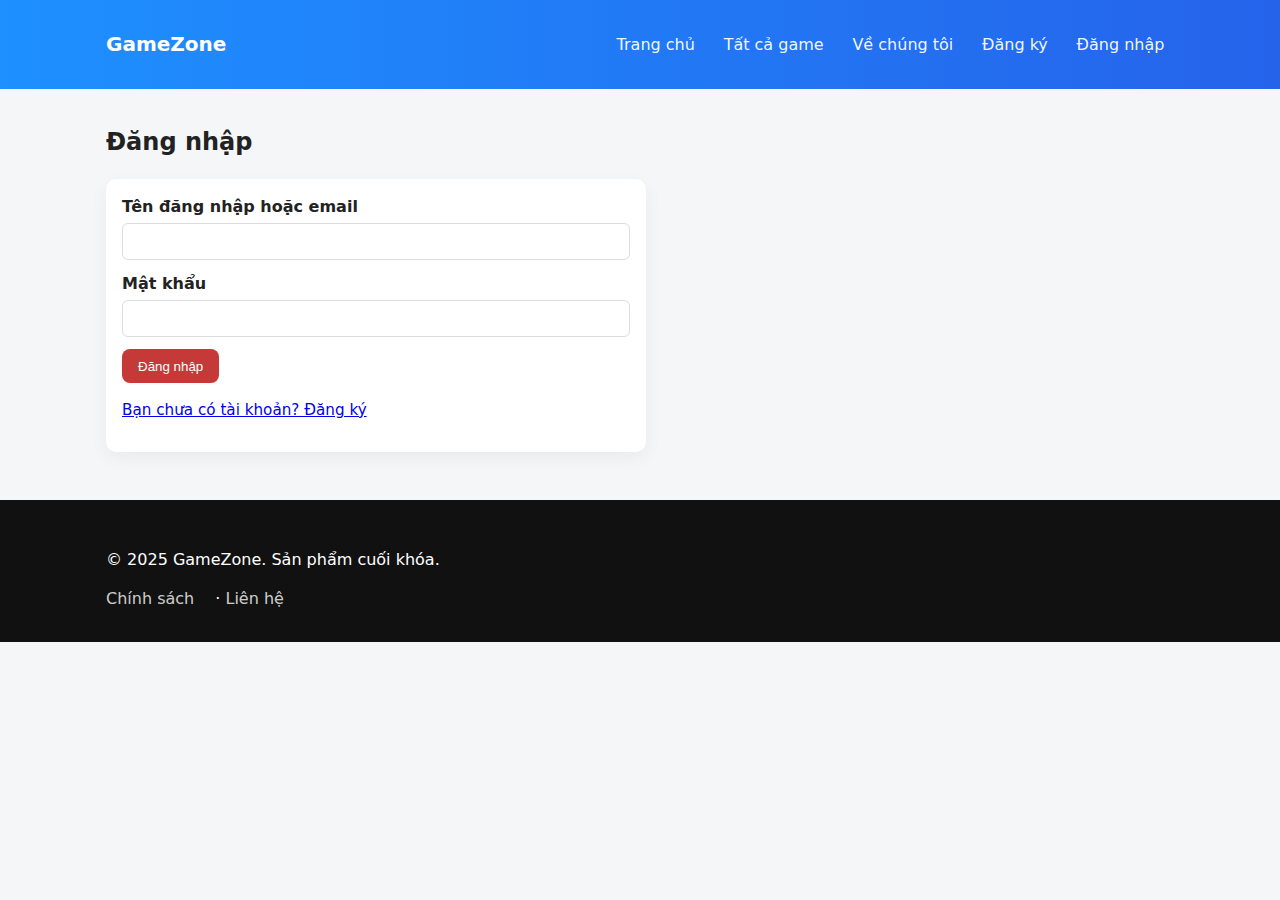
<file: index.html>
<!DOCTYPE html>
<html lang="vi">
<head>
    <meta charset="UTF-8">
    <meta name="viewport" content="width=device-width, initial-scale=1.0">
    <title>Đăng Nhập</title>
    <link rel="stylesheet" href="style.css">
</head>
<body>
<header class="site-header">
  <div class="container">
    <h1 class="logo">GameZone</h1>
    <nav class="main-nav">
      <a href="mainpage.html">Trang chủ</a>
      <a href="games.html">Tất cả game</a>
      <a href="about.html">Về chúng tôi</a>
      <a href="register.html">Đăng ký</a>
      <a href="index.html">Đăng nhập</a>
    </nav>
  </div>
</header>
<main class="container form-page">
    <h2>Đăng nhập</h2>
    <form action="#" method="post" class="form-card">
        <label>Tên đăng nhập hoặc email<input type="text" name="user" required></label>
        <label>Mật khẩu<input type="password" name="password" required></label>
        <button class="btn" type="submit">Đăng nhập</button>
        <p class="muted">
            <a href="register.html">Bạn chưa có tài khoản? Đăng ký</a>
        </p>
    </form>
</main>
<footer class="site-footer">
  <div class="container">
    <p>© 2025 GameZone. Sản phẩm cuối khóa. </p>
    <nav class="footer-nav"><a href="privacy.html">Chính sách</a> · <a href="contact.html">Liên hệ</a></nav>
  </div>
</footer>

</body>
</html>
</file>
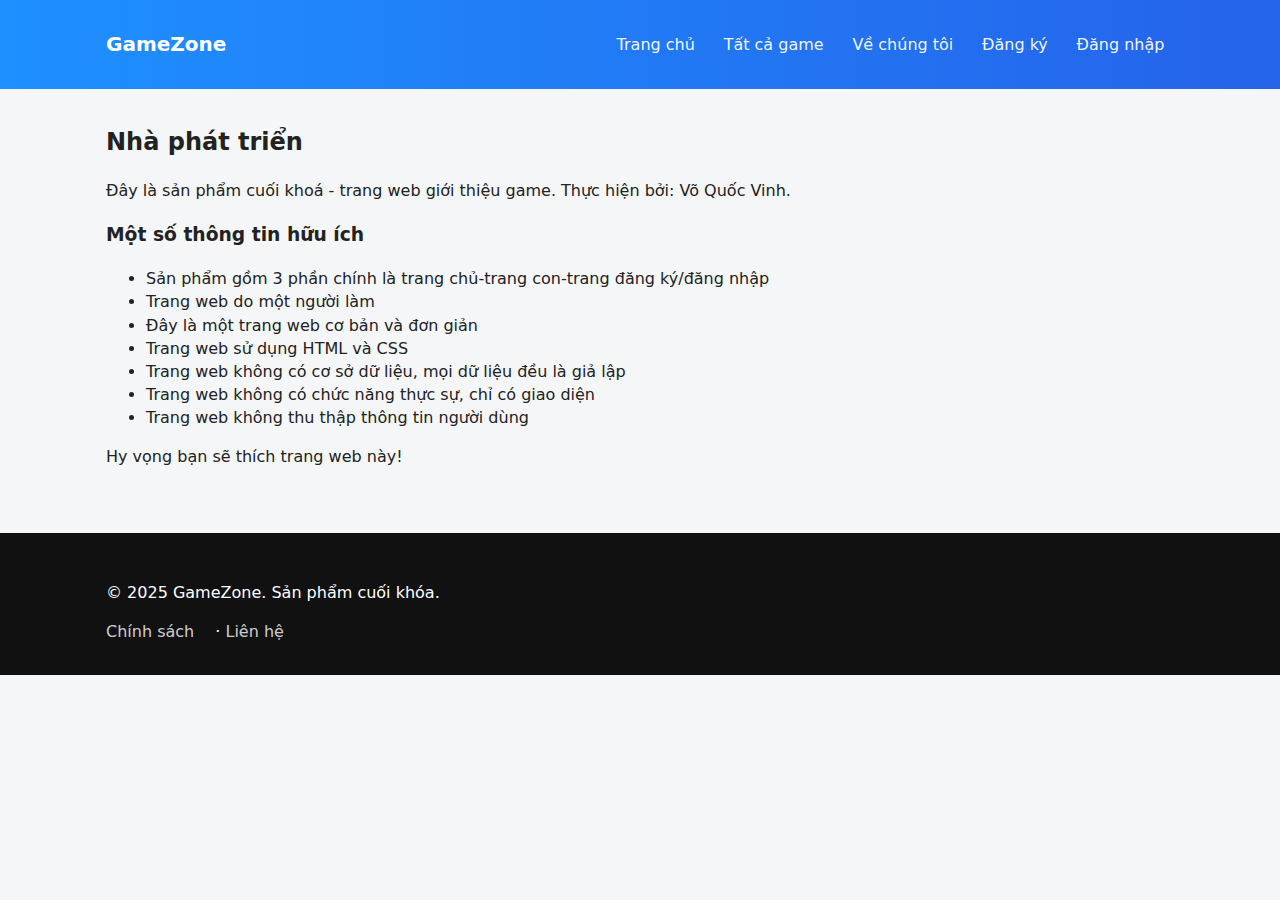
<file: about.html>
<!DOCTYPE html>
<html lang="vi">
<head>
    <meta charset="UTF-8">
    <meta name="viewport" content="width=device-width, initial-scale=1.0">
    <title>Về Chúng Tôi</title>
    <link rel="stylesheet" href="style.css">
</head>
<body>
<header class="site-header">
  <div class="container">
    <h1 class="logo">GameZone</h1>
    <nav class="main-nav">
      <a href="mainpage.html">Trang chủ</a>
      <a href="games.html">Tất cả game</a>
      <a href="about.html">Về chúng tôi</a>
      <a href="register.html">Đăng ký</a>
      <a href="index.html">Đăng nhập</a>
    </nav>
  </div>
</header>
<main class="container">
  <h2>Nhà phát triển</h2>
  <p>Đây là sản phẩm cuối khoá - trang web giới thiệu game. Thực hiện bởi: Võ Quốc Vinh.</p>
  <h3>Một số thông tin hữu ích</h3>
  <ul>
    <li>Sản phẩm gồm 3 phần chính là trang chủ-trang con-trang đăng ký/đăng nhập</li>
    <li>Trang web do một người làm</li>
    <li>Đây là một trang web cơ bản và đơn giản</li>
    <li>Trang web sử dụng HTML và CSS</li>
    <li>Trang web không có cơ sở dữ liệu, mọi dữ liệu đều là giả lập</li>
    <li>Trang web không có chức năng thực sự, chỉ có giao diện</li>
    <li>Trang web không thu thập thông tin người dùng</li>
  </ul>
  <p>Hy vọng bạn sẽ thích trang web này!</p>
</main>
<footer class="site-footer">
  <div class="container">
    <p>© 2025 GameZone. Sản phẩm cuối khóa. </p>
    <nav class="footer-nav">
      <a href="privacy.html">Chính sách</a> · <a href="contact.html">Liên hệ</a>
    </nav>
  </div>
</footer>
</body>
</html>
</file>
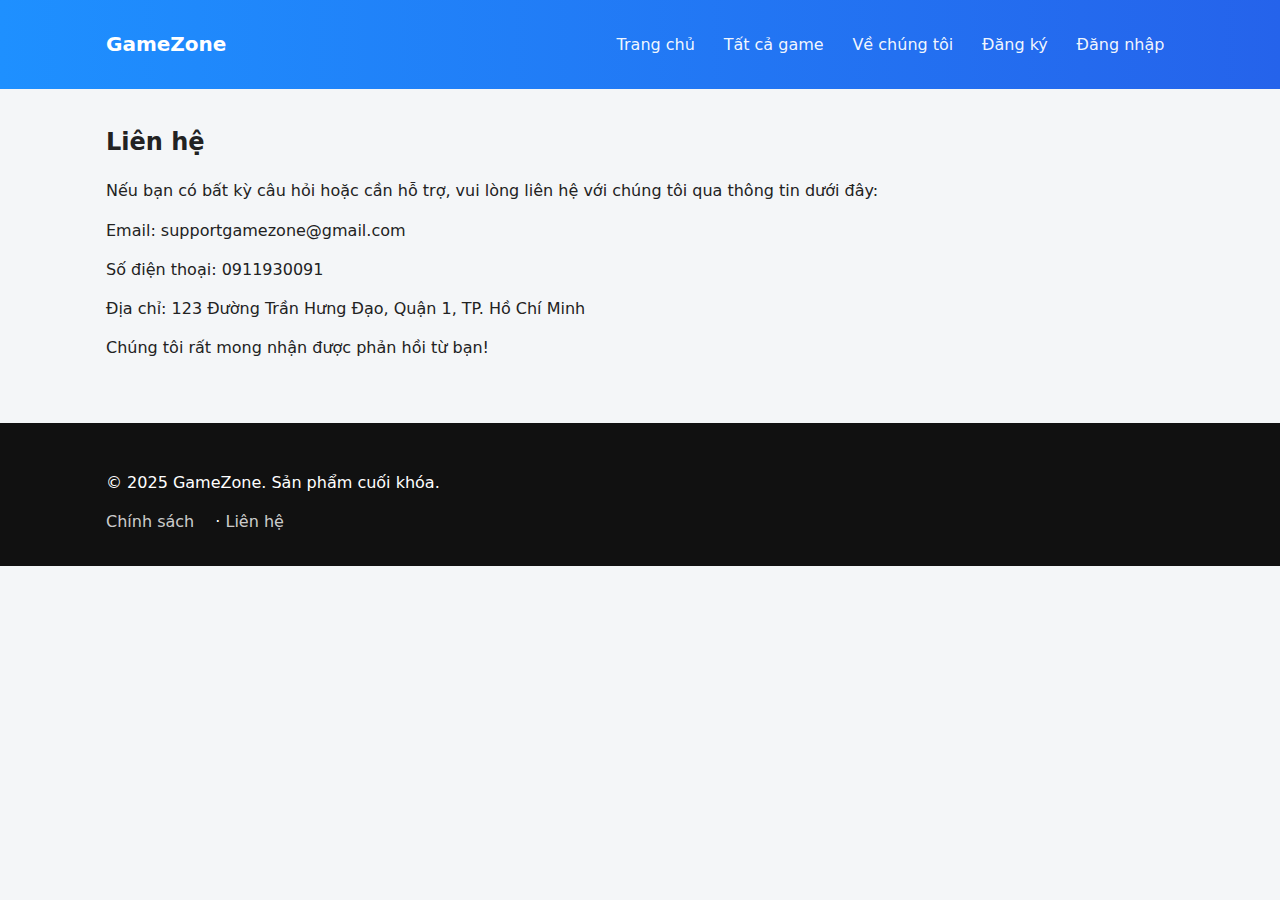
<file: contact.html>
<!DOCTYPE html>
<html lang="vi">
<head>
    <meta charset="UTF-8">
    <meta name="viewport" content="width=device-width, initial-scale=1.0">
    <title>Liên Hệ</title>
    <link rel="stylesheet" href="style.css">
</head>
<body>
<header class="site-header">
  <div class="container">
    <h1 class="logo">GameZone</h1>
    <nav class="main-nav">
      <a href="mainpage.html">Trang chủ</a>
      <a href="games.html">Tất cả game</a>
      <a href="about.html">Về chúng tôi</a>
      <a href="register.html">Đăng ký</a>
      <a href="index.html">Đăng nhập</a>
    </nav>
  </div>
</header>
<main class="container">
    <h2>Liên hệ</h2>
    <p>Nếu bạn có bất kỳ câu hỏi hoặc cần hỗ trợ, vui lòng liên hệ với chúng tôi qua thông tin dưới đây:</p>
    <p>Email: supportgamezone@gmail.com</p>
    <p>Số điện thoại: 0911930091</p>
    <p>Địa chỉ: 123 Đường Trần Hưng Đạo, Quận 1, TP. Hồ Chí Minh</p>
    <p>Chúng tôi rất mong nhận được phản hồi từ bạn!</p>
</main>
<footer class="site-footer">
  <div class="container">
    <p>© 2025 GameZone. Sản phẩm cuối khóa. </p>
    <nav class="footer-nav">
        <a href="privacy.html">Chính sách</a> · <a href="contact.html">Liên hệ</a>
    </nav>
  </div>
</footer>
</body>
</html>
</file>
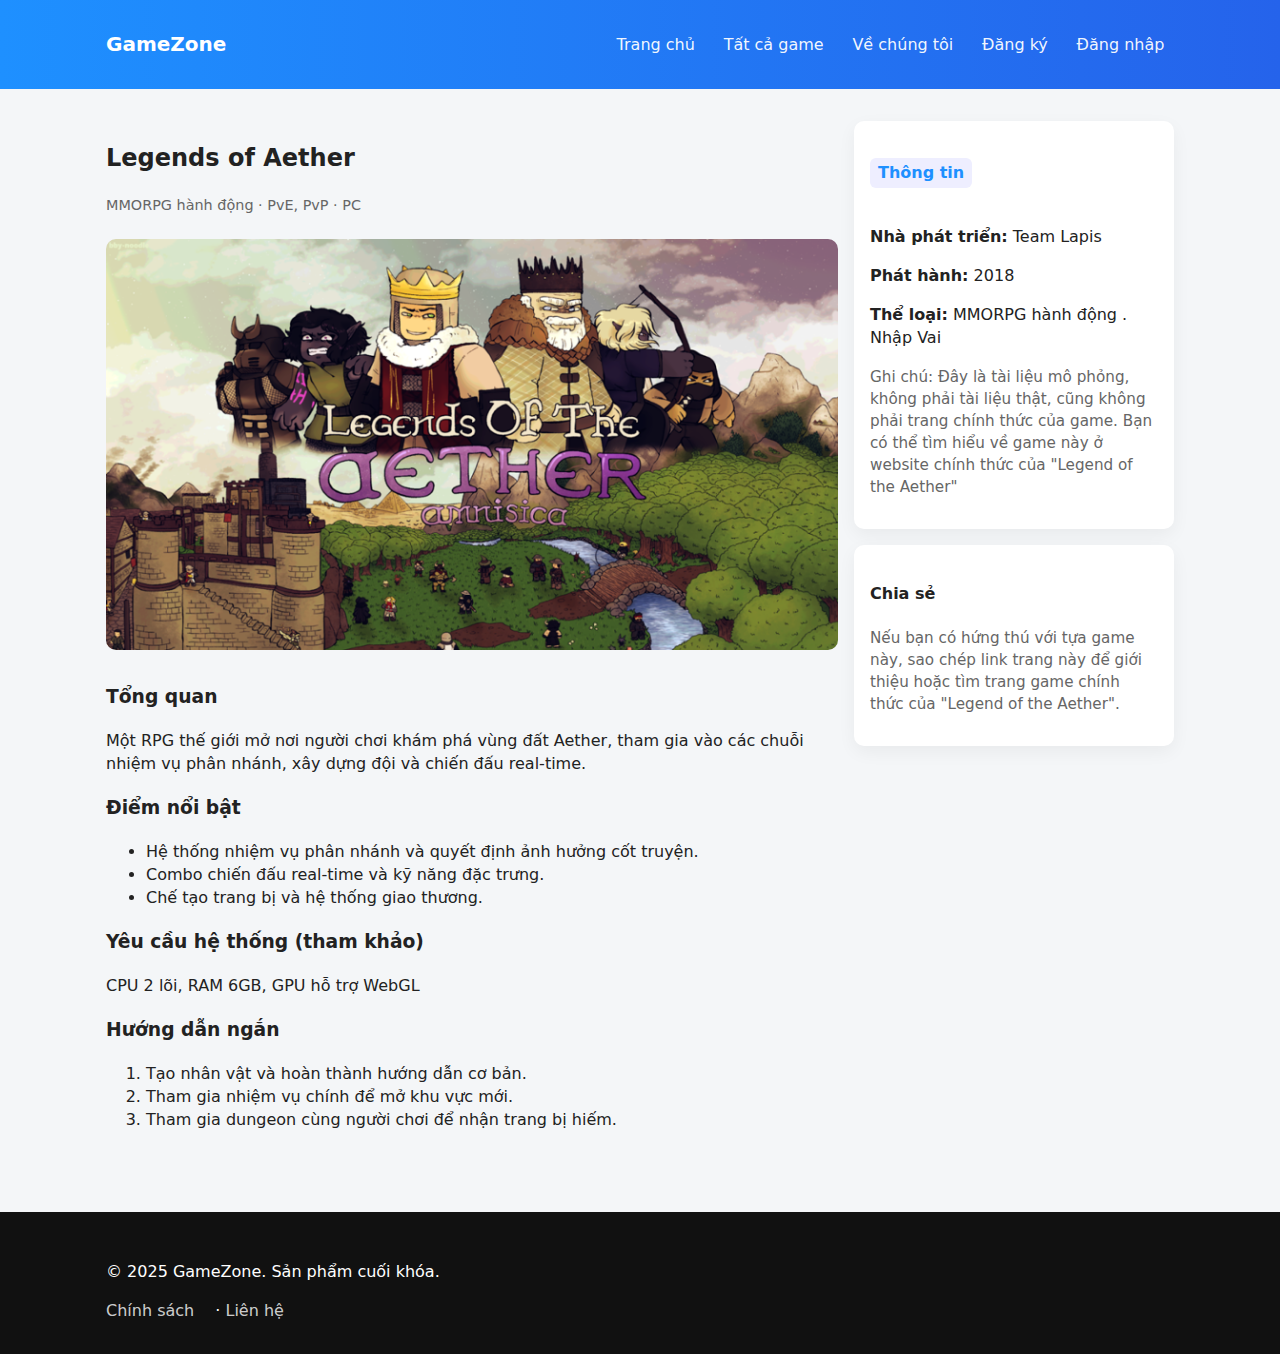
<file: game1.html>
<!DOCTYPE html>
<html lang="vi">
<head>
    <meta charset="UTF-8">
    <meta name="viewport" content="width=device-width, initial-scale=1.0">
    <title>Legend of Aether</title>
    <link rel="stylesheet" href="style.css">
</head>
<body>
<header class="site-header">
  <div class="container">
    <h1 class="logo">GameZone</h1>
    <nav class="main-nav">
      <a href="mainpage.html">Trang chủ</a>
      <a href="games.html">Tất cả game</a>
      <a href="about.html">Về chúng tôi</a>
      <a href="register.html">Đăng ký</a>
      <a href="index.html">Đăng nhập</a>
    </nav>
  </div>
</header>

<main class="container">
  <section class="section details">
    <article>
      <h2>Legends of Aether</h2>
      <p class="meta">MMORPG hành động · PvE, PvP · PC</p>
      <img src="assets/images/game-1.png" alt="Legends of Aether" style="width:100%;border-radius:10px;margin:0.5rem 0;max-height:420px;object-fit:cover">
      <h3>Tổng quan</h3>
      <p>Một RPG thế giới mở nơi người chơi khám phá vùng đất Aether, tham gia vào các chuỗi nhiệm vụ phân nhánh, xây dựng đội và chiến đấu real-time.</p>

      <h3>Điểm nổi bật</h3>
      <ul>
        <li>Hệ thống nhiệm vụ phân nhánh và quyết định ảnh hưởng cốt truyện.</li><li>Combo chiến đấu real-time và kỹ năng đặc trưng.</li><li>Chế tạo trang bị và hệ thống giao thương.</li>
      </ul>

      <h3>Yêu cầu hệ thống (tham khảo)</h3>
      <p>CPU 2 lõi, RAM 6GB, GPU hỗ trợ WebGL</p>

      <h3>Hướng dẫn ngắn</h3>
      <ol>
        <li>Tạo nhân vật và hoàn thành hướng dẫn cơ bản.</li><li>Tham gia nhiệm vụ chính để mở khu vực mới.</li><li>Tham gia dungeon cùng người chơi để nhận trang bị hiếm.</li>
      </ol>
    </article>

    <aside>
      <div class="form-card">
        <h4 class="badge">Thông tin</h4>
        <p><strong>Nhà phát triển:</strong> Team Lapis</p>
        <p><strong>Phát hành:</strong> 2018</p>
        <p><strong>Thể loại:</strong> MMORPG hành động . Nhập Vai</p>
        <p class="muted">Ghi chú: Đây là tài liệu mô phỏng, không phải tài liệu thật, cũng không phải trang chính thức của game. Bạn có thể tìm hiểu về game này ở website chính thức của "Legend of the Aether"</p>
      </div>
      <div style="height:1rem"></div>
      <div class="form-card">
        <h4>Chia sẻ</h4>
        <p class="muted">Nếu bạn có hứng thú với tựa game này, sao chép link trang này để giới thiệu hoặc tìm trang game chính thức của "Legend of the Aether".</p>
      </div>
    </aside>
  </section>
</main>
<footer class="site-footer">
  <div class="container">
    <p>© 2025 GameZone. Sản phẩm cuối khóa. </p>
    <nav class="footer-nav"><a href="privacy.html">Chính sách</a> · <a href="contact.html">Liên hệ</a></nav>
  </div>
</footer>
</body>
</html>
</file>
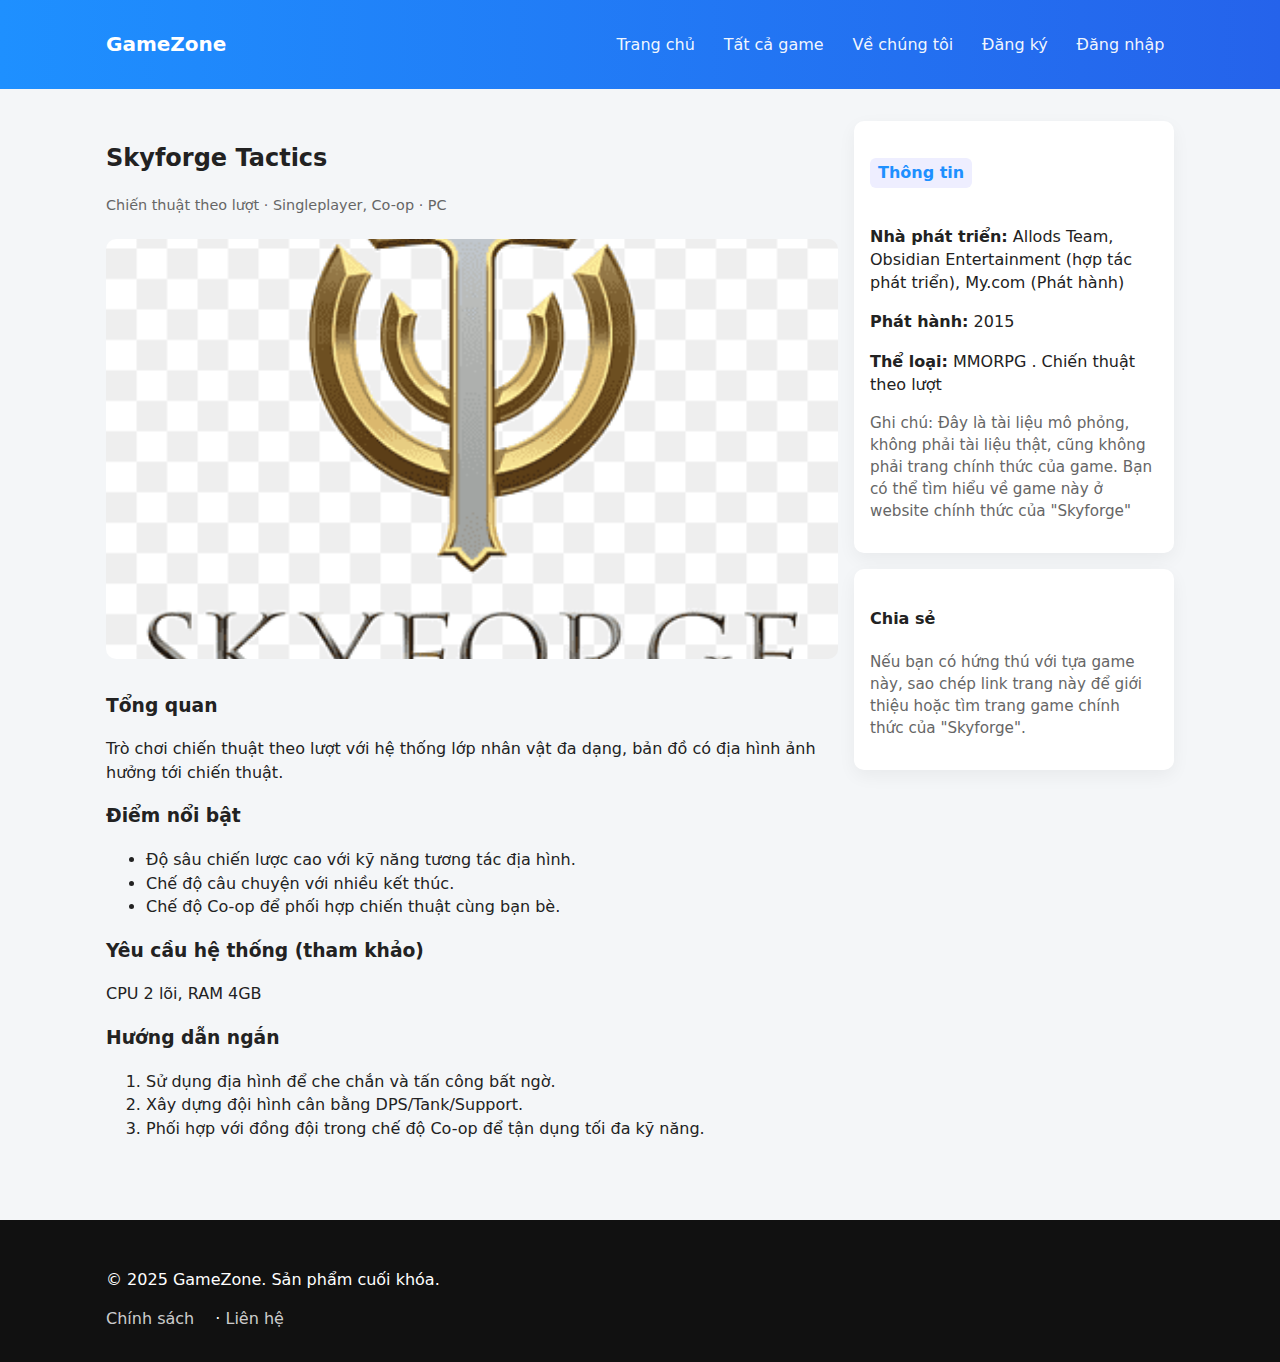
<file: game2.html>
<!DOCTYPE html>
<html lang="vi">
<head>
    <meta charset="UTF-8">
    <meta name="viewport" content="width=device-width, initial-scale=1.0">
    <title>Skyforge Tactics</title>
    <link rel="stylesheet" href="style.css">
</head>
<body>
<header class="site-header">
  <div class="container">
    <h1 class="logo">GameZone</h1>
    <nav class="main-nav">
      <a href="mainpage.html">Trang chủ</a>
      <a href="games.html">Tất cả game</a>
      <a href="about.html">Về chúng tôi</a>
      <a href="register.html">Đăng ký</a>
      <a href="index.html">Đăng nhập</a>
    </nav>
  </div>
</header>

<main class="container">
  <section class="section details">
    <article>
      <h2>Skyforge Tactics</h2>
      <p class="meta">Chiến thuật theo lượt · Singleplayer, Co-op · PC</p>
      <img src="assets/images/game-2.png" alt="Skyforge Tactics" style="width:100%;border-radius:10px;margin:0.5rem 0;max-height:420px;object-fit:cover">
      <h3>Tổng quan</h3>
      <p>Trò chơi chiến thuật theo lượt với hệ thống lớp nhân vật đa dạng, bản đồ có địa hình ảnh hưởng tới chiến thuật.</p>

      <h3>Điểm nổi bật</h3>
      <ul>
        <li>Độ sâu chiến lược cao với kỹ năng tương tác địa hình.</li>
        <li>Chế độ câu chuyện với nhiều kết thúc.</li>
        <li>Chế độ Co-op để phối hợp chiến thuật cùng bạn bè.</li>
      </ul>

      <h3>Yêu cầu hệ thống (tham khảo)</h3>
      <p>CPU 2 lõi, RAM 4GB</p>

      <h3>Hướng dẫn ngắn</h3>
      <ol>
        <li>Sử dụng địa hình để che chắn và tấn công bất ngờ.</li>
        <li>Xây dựng đội hình cân bằng DPS/Tank/Support.</li>
        <li>Phối hợp với đồng đội trong chế độ Co-op để tận dụng tối đa kỹ năng.</li>
      </ol>
    </article>

    <aside>
      <div class="form-card">
        <h4 class="badge">Thông tin</h4>
        <p><strong>Nhà phát triển:</strong> Allods Team, Obsidian Entertainment (hợp tác phát triển), My.com (Phát hành)</p>
        <p><strong>Phát hành:</strong> 2015</p>
        <p><strong>Thể loại:</strong> MMORPG . Chiến thuật theo lượt</p>
        <p class="muted">Ghi chú: Đây là tài liệu mô phỏng, không phải tài liệu thật, cũng không phải trang chính thức của game. Bạn có thể tìm hiểu về game này ở website chính thức của "Skyforge"</p>
      </div>
      <div style="height:1rem"></div>
      <div class="form-card">
        <h4>Chia sẻ</h4>
        <p class="muted">Nếu bạn có hứng thú với tựa game này, sao chép link trang này để giới thiệu hoặc tìm trang game chính thức của "Skyforge".</p>
      </div>
    </aside>
  </section>
</main>
<footer class="site-footer">
  <div class="container">
    <p>© 2025 GameZone. Sản phẩm cuối khóa. </p>
    <nav class="footer-nav"><a href="privacy.html">Chính sách</a> · <a href="contact.html">Liên hệ</a></nav>
  </div>
</footer>

</body>
</html>
</file>
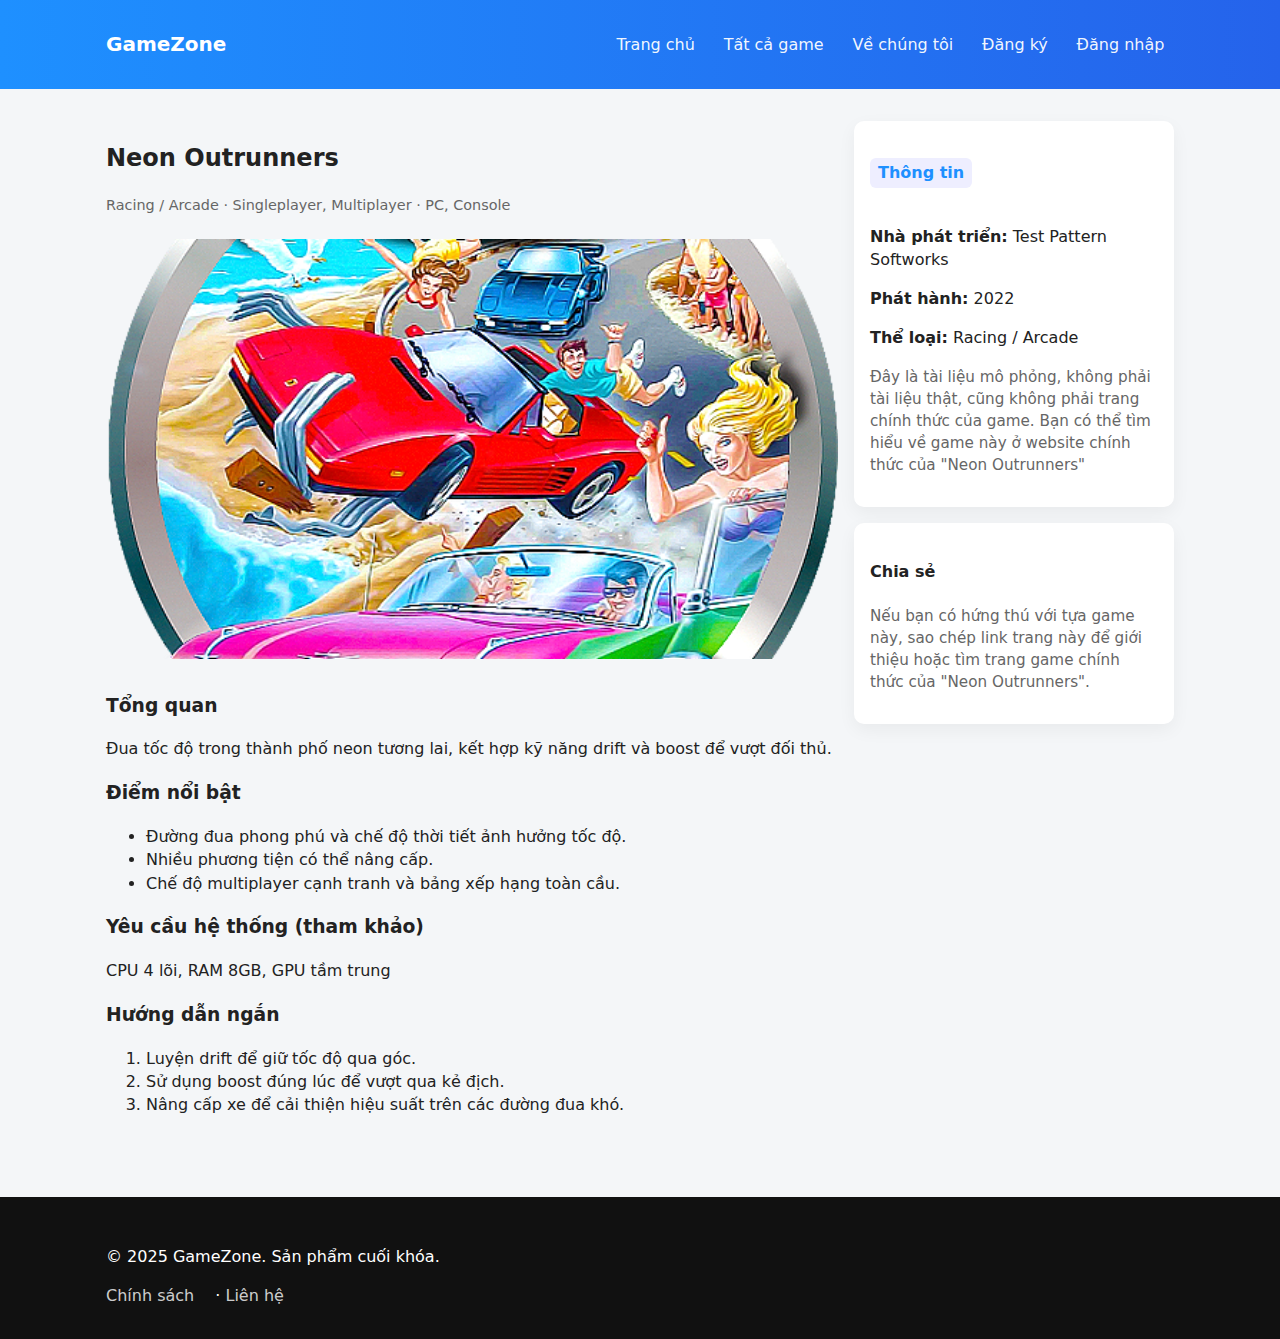
<file: game3.html>
<!DOCTYPE html>
<html lang="vi">
<head>
    <meta charset="UTF-8">
    <meta name="viewport" content="width=device-width, initial-scale=1.0">
    <title>Neon Outrunners</title>
    <link rel="stylesheet" href="style.css">
</head>
<body>
<header class="site-header">
  <div class="container">
    <h1 class="logo">GameZone</h1>
    <nav class="main-nav">
      <a href="mainpage.html">Trang chủ</a>
      <a href="games.html">Tất cả game</a>
      <a href="about.html">Về chúng tôi</a>
      <a href="register.html">Đăng ký</a>
      <a href="index.html">Đăng nhập</a>
    </nav>
  </div>
</header>

<main class="container">
  <section class="section details">
    <article>
      <h2>Neon Outrunners</h2>
      <p class="meta">Racing / Arcade · Singleplayer, Multiplayer · PC, Console</p>
      <img src="assets/images/game-3.png" alt="Neon Outrunners" style="width:100%;border-radius:10px;margin:0.5rem 0;max-height:420px;object-fit:cover">
      <h3>Tổng quan</h3>
      <p>Đua tốc độ trong thành phố neon tương lai, kết hợp kỹ năng drift và boost để vượt đối thủ.</p>

      <h3>Điểm nổi bật</h3>
      <ul>
        <li>Đường đua phong phú và chế độ thời tiết ảnh hưởng tốc độ.</li>
        <li>Nhiều phương tiện có thể nâng cấp.</li>
        <li>Chế độ multiplayer cạnh tranh và bảng xếp hạng toàn cầu.</li>
      </ul>

      <h3>Yêu cầu hệ thống (tham khảo)</h3>
      <p>CPU 4 lõi, RAM 8GB, GPU tầm trung</p>

      <h3>Hướng dẫn ngắn</h3>
      <ol>
        <li>Luyện drift để giữ tốc độ qua góc.</li>
        <li>Sử dụng boost đúng lúc để vượt qua kẻ địch.</li>
        <li>Nâng cấp xe để cải thiện hiệu suất trên các đường đua khó.</li>
      </ol>
    </article>

    <aside>
      <div class="form-card">
        <h4 class="badge">Thông tin</h4>
        <p><strong>Nhà phát triển:</strong> Test Pattern Softworks</p>
        <p><strong>Phát hành:</strong> 2022</p>
        <p><strong>Thể loại:</strong> Racing / Arcade</p>
        <p class="muted">Đây là tài liệu mô phỏng, không phải tài liệu thật, cũng không phải trang chính thức của game. Bạn có thể tìm hiểu về game này ở website chính thức của "Neon Outrunners"</p>
      </div>
      <div style="height:1rem"></div>
      <div class="form-card">
        <h4>Chia sẻ</h4>
        <p class="muted">Nếu bạn có hứng thú với tựa game này, sao chép link trang này để giới thiệu hoặc tìm trang game chính thức của "Neon Outrunners".</p>
      </div>
    </aside>
  </section>
</main>
<footer class="site-footer">
  <div class="container">
    <p>© 2025 GameZone. Sản phẩm cuối khóa. </p>
    <nav class="footer-nav"><a href="privacy.html">Chính sách</a> · <a href="contact.html">Liên hệ</a></nav>
  </div>
</footer>

</body>
</html>
</file>
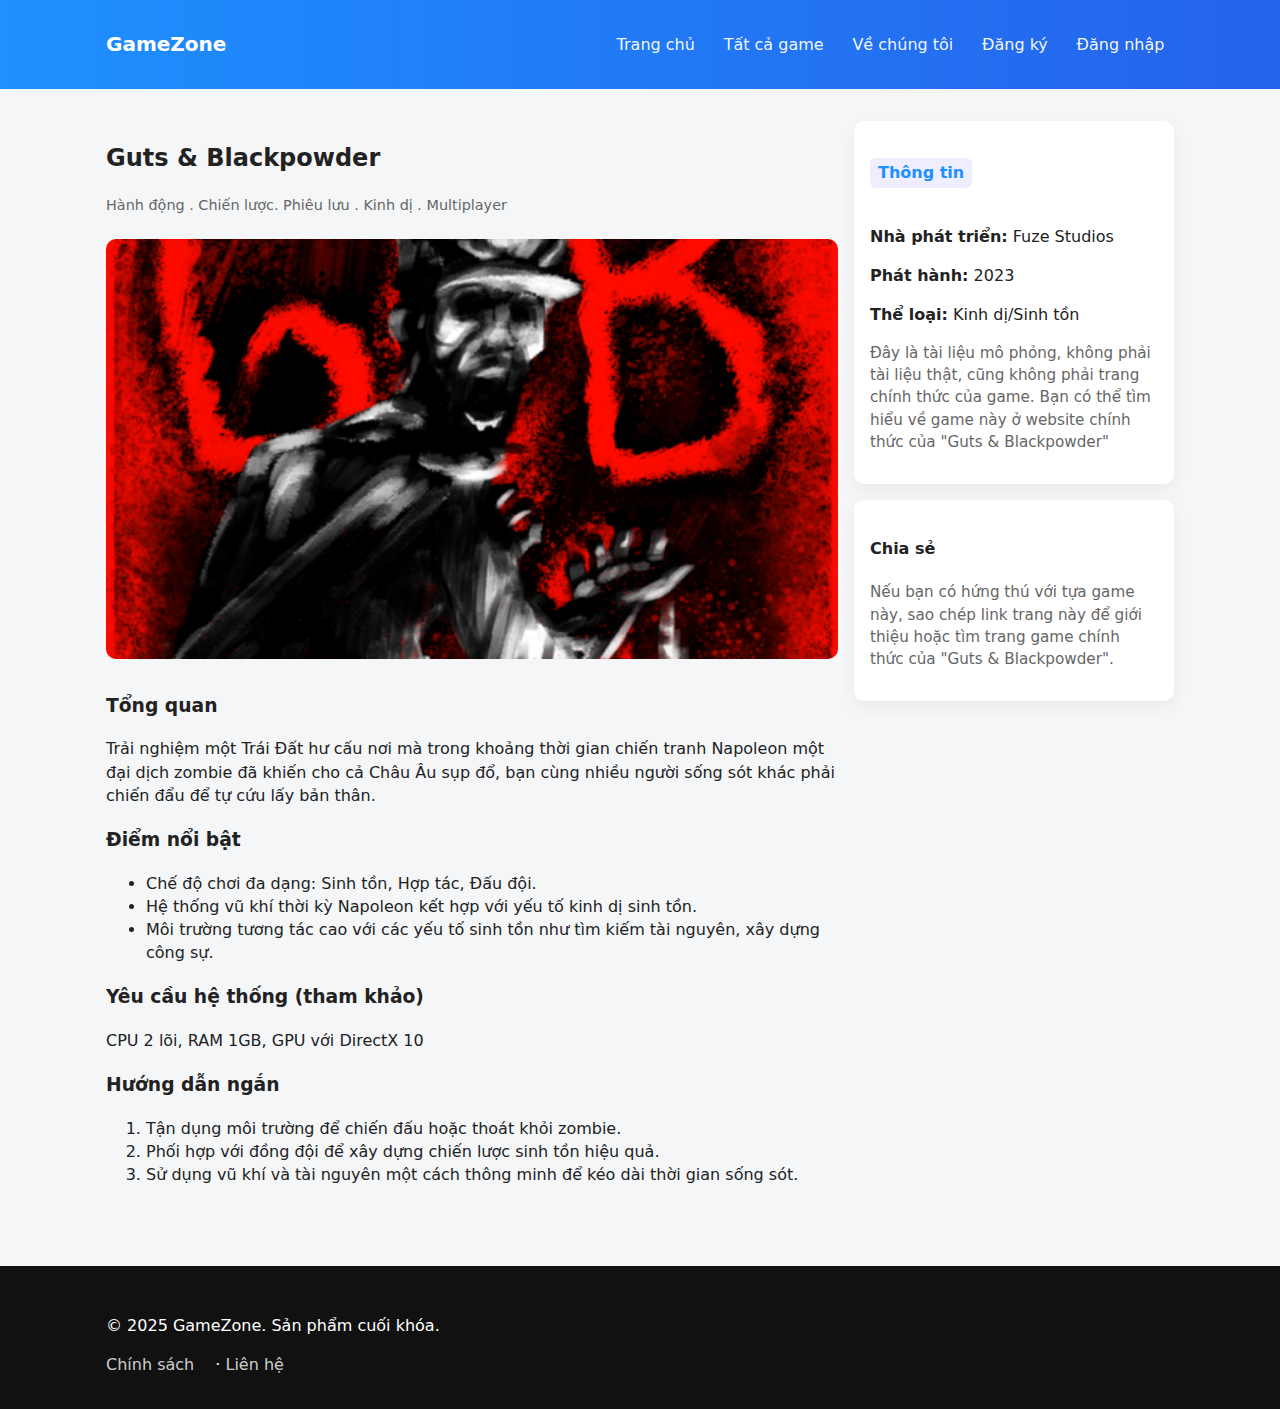
<file: game4.html>
<!DOCTYPE html>
<html lang="vi">
<head>
    <meta charset="UTF-8">
    <meta name="viewport" content="width=device-width, initial-scale=1.0">
    <title>Guts & Blackpowder</title>
    <link rel="stylesheet" href="style.css">
</head>
<body>
<header class="site-header">
  <div class="container">
    <h1 class="logo">GameZone</h1>
    <nav class="main-nav">
      <a href="mainpage.html">Trang chủ</a>
      <a href="games.html">Tất cả game</a>
      <a href="about.html">Về chúng tôi</a>
      <a href="register.html">Đăng ký</a>
      <a href="index.html">Đăng nhập</a>
    </nav>
  </div>
</header>

<main class="container">
  <section class="section details">
    <article>
      <h2>Guts & Blackpowder</h2>
      <p class="meta">Hành động . Chiến lược. Phiêu lưu . Kinh dị . Multiplayer</p>
      <img src="assets/images/game-4.png" alt="Guts & Blackpowder" style="width:100%;border-radius:10px;margin:0.5rem 0;max-height:420px;object-fit:cover">
      <h3>Tổng quan</h3>
      <p>Trải nghiệm một Trái Đất hư cấu nơi mà trong khoảng thời gian chiến tranh Napoleon một đại dịch zombie đã khiến cho cả Châu Âu sụp đổ, bạn cùng nhiều người sống sót khác phải chiến đẩu để tự cứu lấy bản thân.</p>

      <h3>Điểm nổi bật</h3>
      <ul>
        <li>Chế độ chơi đa dạng: Sinh tồn, Hợp tác, Đấu đội.</li>
        <li>Hệ thống vũ khí thời kỳ Napoleon kết hợp với yếu tố kinh dị sinh tồn.</li>
        <li>Môi trường tương tác cao với các yếu tố sinh tồn như tìm kiếm tài nguyên, xây dựng công sự.</li>
      </ul>

      <h3>Yêu cầu hệ thống (tham khảo)</h3>
      <p>CPU 2 lõi, RAM 1GB, GPU với DirectX 10</p>

      <h3>Hướng dẫn ngắn</h3>
      <ol>
        <li>Tận dụng môi trường để chiến đấu hoặc thoát khỏi zombie.</li>
        <li>Phối hợp với đồng đội để xây dựng chiến lược sinh tồn hiệu quả.</li>
        <li>Sử dụng vũ khí và tài nguyên một cách thông minh để kéo dài thời gian sống sót.</li>
      </ol>
    </article>

    <aside>
      <div class="form-card">
        <h4 class="badge">Thông tin</h4>
        <p><strong>Nhà phát triển:</strong> Fuze Studios</p>
        <p><strong>Phát hành:</strong> 2023</p>
        <p><strong>Thể loại:</strong> Kinh dị/Sinh tồn</p>
        <p class="muted">Đây là tài liệu mô phỏng, không phải tài liệu thật, cũng không phải trang chính thức của game. Bạn có thể tìm hiểu về game này ở website chính thức của "Guts & Blackpowder"</p>
      </div>
      <div style="height:1rem"></div>
      <div class="form-card">
        <h4>Chia sẻ</h4>
        <p class="muted">Nếu bạn có hứng thú với tựa game này, sao chép link trang này để giới thiệu hoặc tìm trang game chính thức của "Guts & Blackpowder".</p>
      </div>
    </aside>
  </section>
</main>
<footer class="site-footer">
  <div class="container">
    <p>© 2025 GameZone. Sản phẩm cuối khóa. </p>
    <nav class="footer-nav"><a href="privacy.html">Chính sách</a> · <a href="contact.html">Liên hệ</a></nav>
  </div>
</footer>

</body>
</html>
</file>
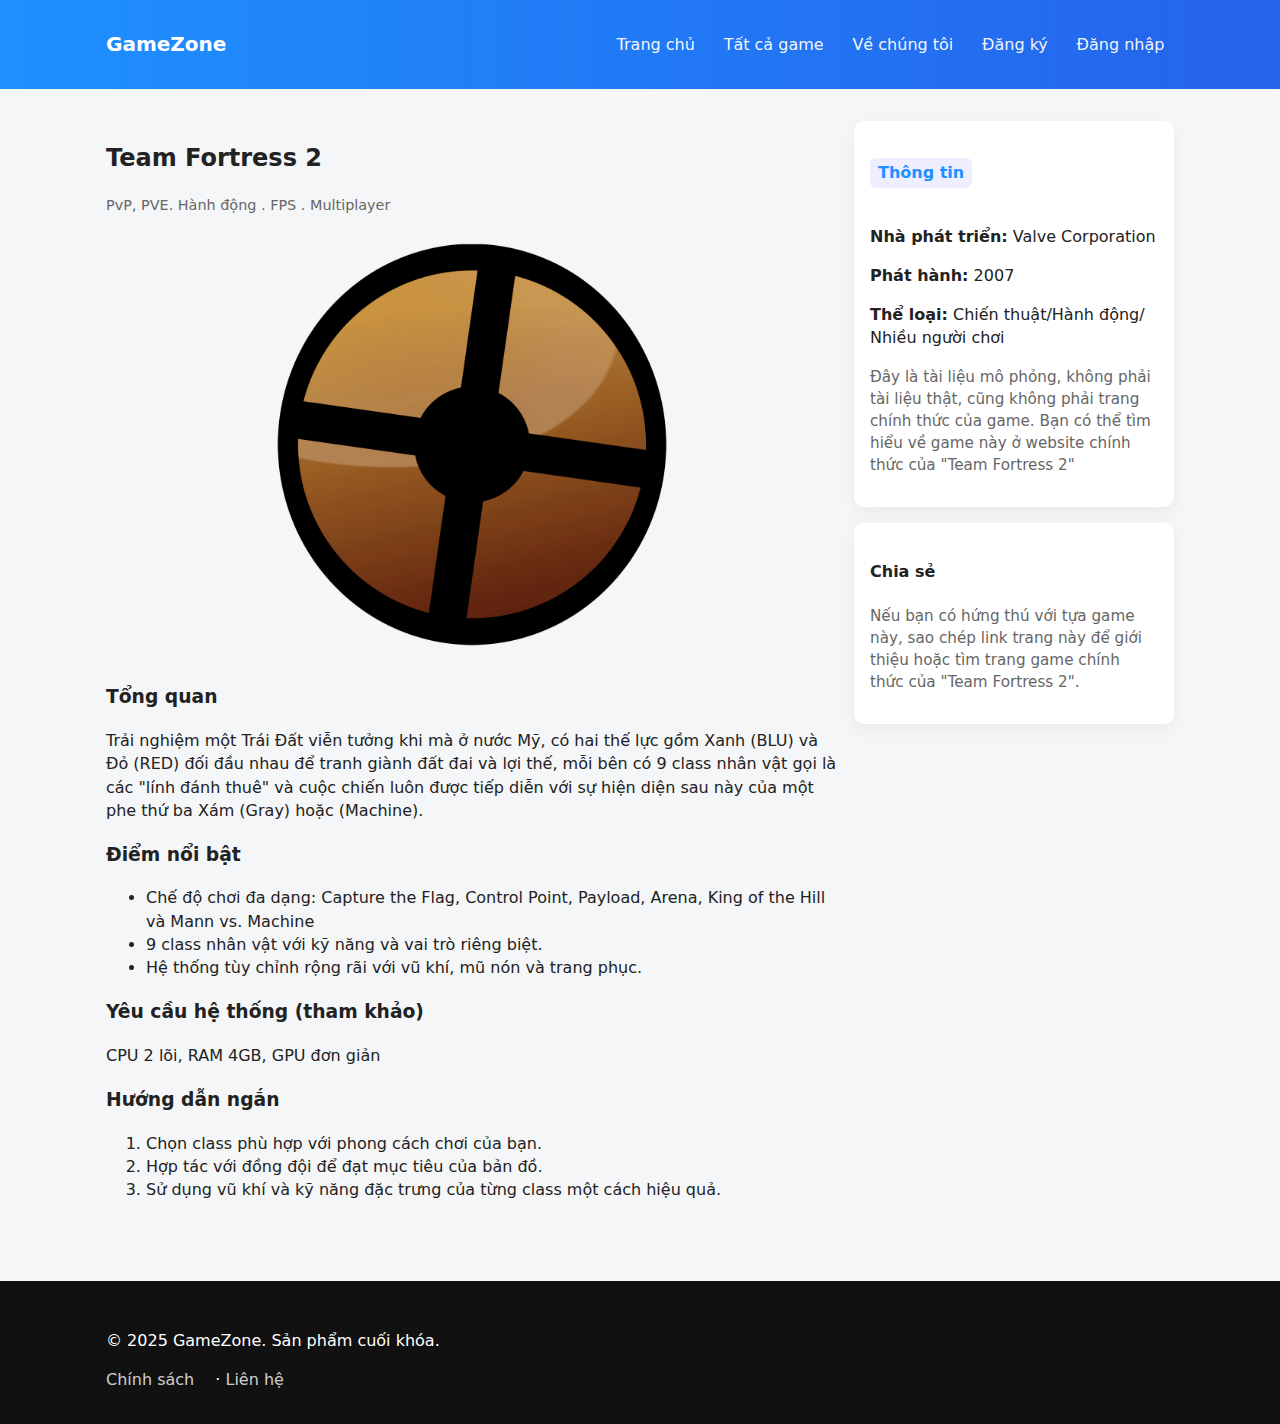
<file: game5.html>
<!DOCTYPE html>
<html lang="vi">
<head>
    <meta charset="UTF-8">
    <meta name="viewport" content="width=device-width, initial-scale=1.0">
    <title>Team Fortress 2</title>
    <link rel="stylesheet" href="style.css">
</head>
<body>
<header class="site-header">
  <div class="container">
    <h1 class="logo">GameZone</h1>
    <nav class="main-nav">
      <a href="mainpage.html">Trang chủ</a>
      <a href="games.html">Tất cả game</a>
      <a href="about.html">Về chúng tôi</a>
      <a href="register.html">Đăng ký</a>
      <a href="index.html">Đăng nhập</a>
    </nav>
  </div>
</header>

<main class="container">
  <section class="section details">
    <article>
      <h2>Team Fortress 2</h2>
      <p class="meta">PvP, PVE. Hành động . FPS . Multiplayer</p>
      <img src="assets/images/game-5.png" alt="Team Fortress 2" style="width:100%;border-radius:10px;margin:0.5rem 0;max-height:420px;object-fit:cover">
      <h3>Tổng quan</h3>
      <p>Trải nghiệm một Trái Đất viễn tưởng khi mà ở nước Mỹ, có hai thế lực gồm Xanh (BLU) và Đỏ (RED) đối đầu nhau để tranh giành đất đai và lợi thế, mỗi bên có 9 class nhân vật gọi là các "lính đánh thuê" và cuộc chiến luôn được tiếp diễn với sự hiện diện sau này của một phe thứ ba Xám (Gray) hoặc (Machine).</p>

      <h3>Điểm nổi bật</h3>
      <ul>
        <li>Chế độ chơi đa dạng: Capture the Flag, Control Point, Payload, Arena, King of the Hill và Mann vs. Machine</li>
        <li>9 class nhân vật với kỹ năng và vai trò riêng biệt.</li>
        <li>Hệ thống tùy chỉnh rộng rãi với vũ khí, mũ nón và trang phục.</li>
      </ul>

      <h3>Yêu cầu hệ thống (tham khảo)</h3>
      <p>CPU 2 lõi, RAM 4GB, GPU đơn giản</p>

      <h3>Hướng dẫn ngắn</h3>
      <ol>
        <li>Chọn class phù hợp với phong cách chơi của bạn.</li>
        <li>Hợp tác với đồng đội để đạt mục tiêu của bản đồ.</li>
        <li>Sử dụng vũ khí và kỹ năng đặc trưng của từng class một cách hiệu quả.</li>
      </ol>
    </article>

    <aside>
      <div class="form-card">
        <h4 class="badge">Thông tin</h4>
        <p><strong>Nhà phát triển:</strong> Valve Corporation</p>
        <p><strong>Phát hành:</strong> 2007</p>
        <p><strong>Thể loại:</strong> Chiến thuật/Hành động/ Nhiều người chơi</p>
        <p class="muted">Đây là tài liệu mô phỏng, không phải tài liệu thật, cũng không phải trang chính thức của game. Bạn có thể tìm hiểu về game này ở website chính thức của "Team Fortress 2"</p>
      </div>
      <div style="height:1rem"></div>
      <div class="form-card">
        <h4>Chia sẻ</h4>
        <p class="muted">Nếu bạn có hứng thú với tựa game này, sao chép link trang này để giới thiệu hoặc tìm trang game chính thức của "Team Fortress 2".</p>
      </div>
    </aside>
  </section>
</main>
<footer class="site-footer">
  <div class="container">
    <p>© 2025 GameZone. Sản phẩm cuối khóa. </p>
    <nav class="footer-nav"><a href="privacy.html">Chính sách</a> · <a href="contact.html">Liên hệ</a></nav>
  </div>
</footer>
</body>
</html>
</file>
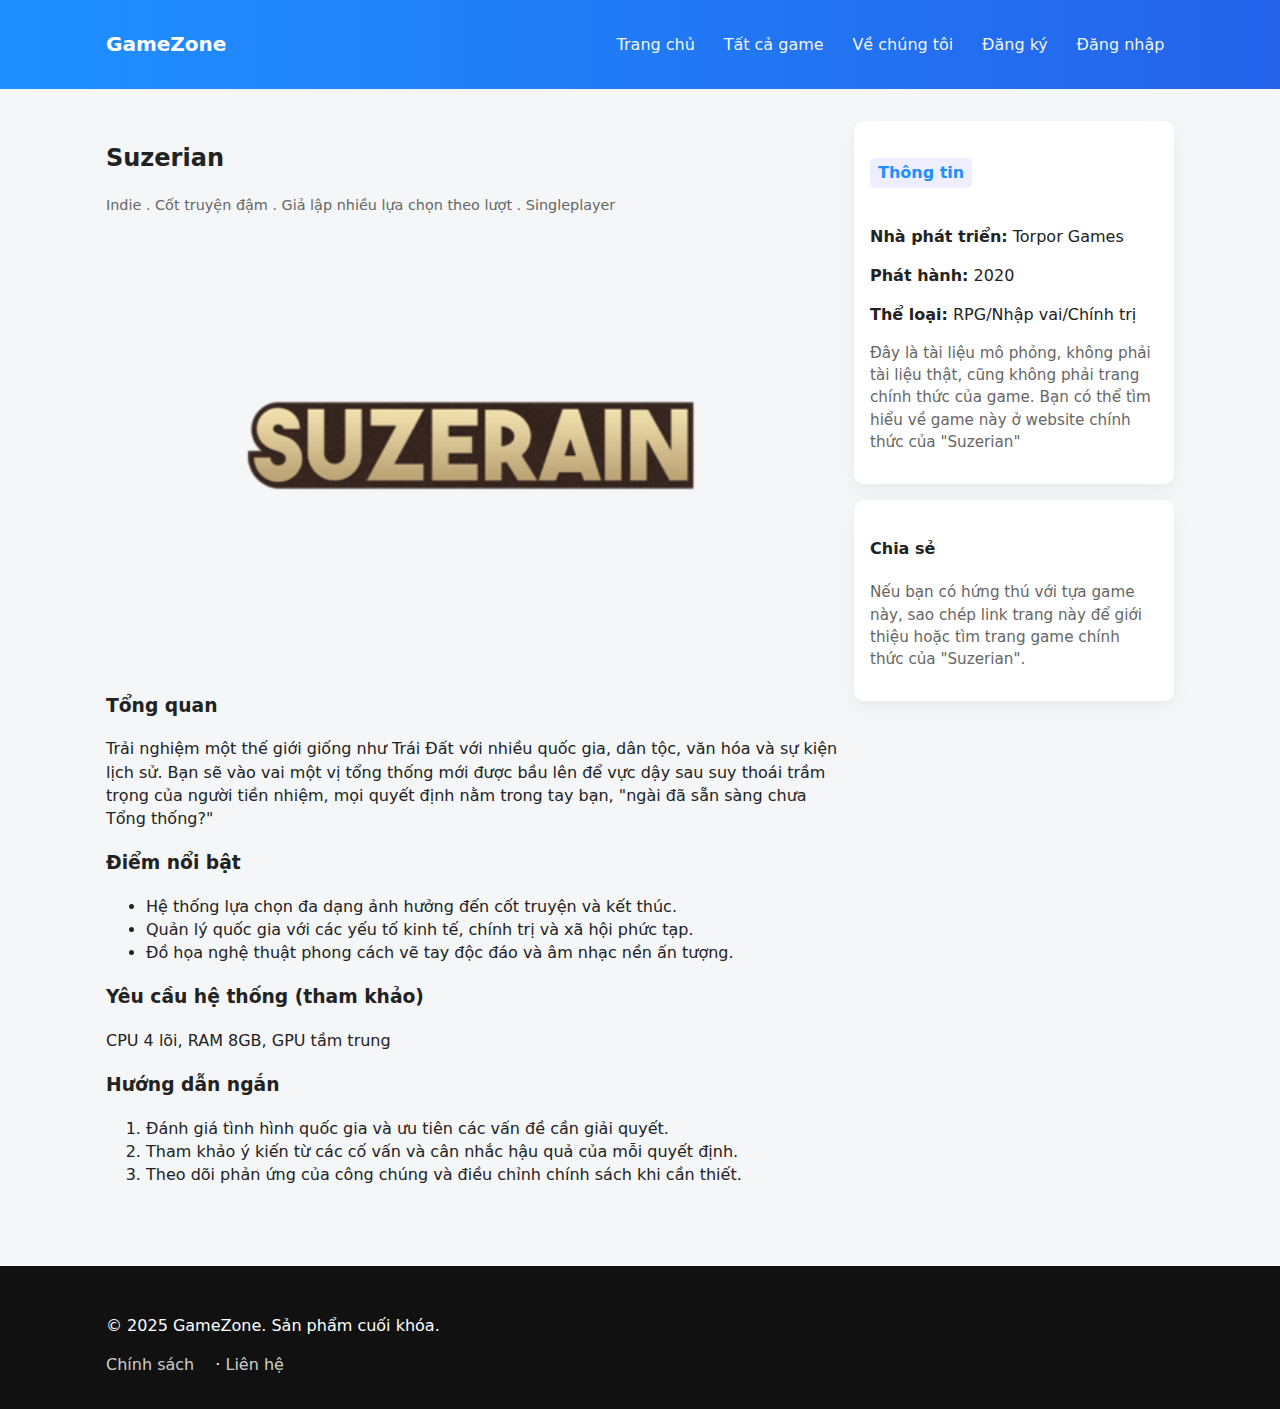
<file: game6.html>
<!DOCTYPE html>
<html lang="vi">
<head>
    <meta charset="UTF-8">
    <meta name="viewport" content="width=device-width, initial-scale=1.0">
    <title>Suzerian</title>
    <link rel="stylesheet" href="style.css">
</head>
<body>
<header class="site-header">
  <div class="container">
    <h1 class="logo">GameZone</h1>
    <nav class="main-nav">
      <a href="mainpage.html">Trang chủ</a>
      <a href="games.html">Tất cả game</a>
      <a href="about.html">Về chúng tôi</a>
      <a href="register.html">Đăng ký</a>
      <a href="index.html">Đăng nhập</a>
    </nav>
  </div>
</header>

<main class="container">
  <section class="section details">
    <article>
      <h2>Suzerian</h2>
      <p class="meta">Indie . Cốt truyện đậm . Giả lập nhiều lựa chọn theo lượt . Singleplayer</p>
      <img src="assets/images/game-6.png" alt="Suzerian" style="width:100%;border-radius:10px;margin:0.5rem 0;max-height:420px;object-fit:cover">
      <h3>Tổng quan</h3>
      <p>Trải nghiệm một thế giới giống như Trái Đất với nhiều quốc gia, dân tộc, văn hóa và sự kiện lịch sử. Bạn sẽ vào vai một vị tổng thống mới được bầu lên để vực dậy sau suy thoái trầm trọng của người tiền nhiệm, mọi quyết định nằm trong tay bạn, "ngài đã sẵn sàng chưa Tổng thống?"</p>

      <h3>Điểm nổi bật</h3>
      <ul>
        <li>Hệ thống lựa chọn đa dạng ảnh hưởng đến cốt truyện và kết thúc.</li>
        <li>Quản lý quốc gia với các yếu tố kinh tế, chính trị và xã hội phức tạp.</li>
        <li>Đồ họa nghệ thuật phong cách vẽ tay độc đáo và âm nhạc nền ấn tượng.</li>
      </ul>

      <h3>Yêu cầu hệ thống (tham khảo)</h3>
      <p>CPU 4 lõi, RAM 8GB, GPU tầm trung</p>

      <h3>Hướng dẫn ngắn</h3>
      <ol>
        <li>Đánh giá tình hình quốc gia và ưu tiên các vấn đề cần giải quyết.</li>
        <li>Tham khảo ý kiến từ các cố vấn và cân nhắc hậu quả của mỗi quyết định.</li>
        <li>Theo dõi phản ứng của công chúng và điều chỉnh chính sách khi cần thiết.</li>
      </ol>
    </article>

    <aside>
      <div class="form-card">
        <h4 class="badge">Thông tin</h4>
        <p><strong>Nhà phát triển:</strong> Torpor Games</p>
        <p><strong>Phát hành:</strong> 2020</p>
        <p><strong>Thể loại:</strong> RPG/Nhập vai/Chính trị</p>
        <p class="muted">Đây là tài liệu mô phỏng, không phải tài liệu thật, cũng không phải trang chính thức của game. Bạn có thể tìm hiểu về game này ở website chính thức của "Suzerian"</p>
      </div>
      <div style="height:1rem"></div>
      <div class="form-card">
        <h4>Chia sẻ</h4>
        <p class="muted">Nếu bạn có hứng thú với tựa game này, sao chép link trang này để giới thiệu hoặc tìm trang game chính thức của "Suzerian".</p>
      </div>
    </aside>
  </section>
</main>
<footer class="site-footer">
  <div class="container">
    <p>© 2025 GameZone. Sản phẩm cuối khóa. </p>
    <nav class="footer-nav"><a href="privacy.html">Chính sách</a> · <a href="contact.html">Liên hệ</a></nav>
  </div>
</footer>
</body>
</html>
</file>
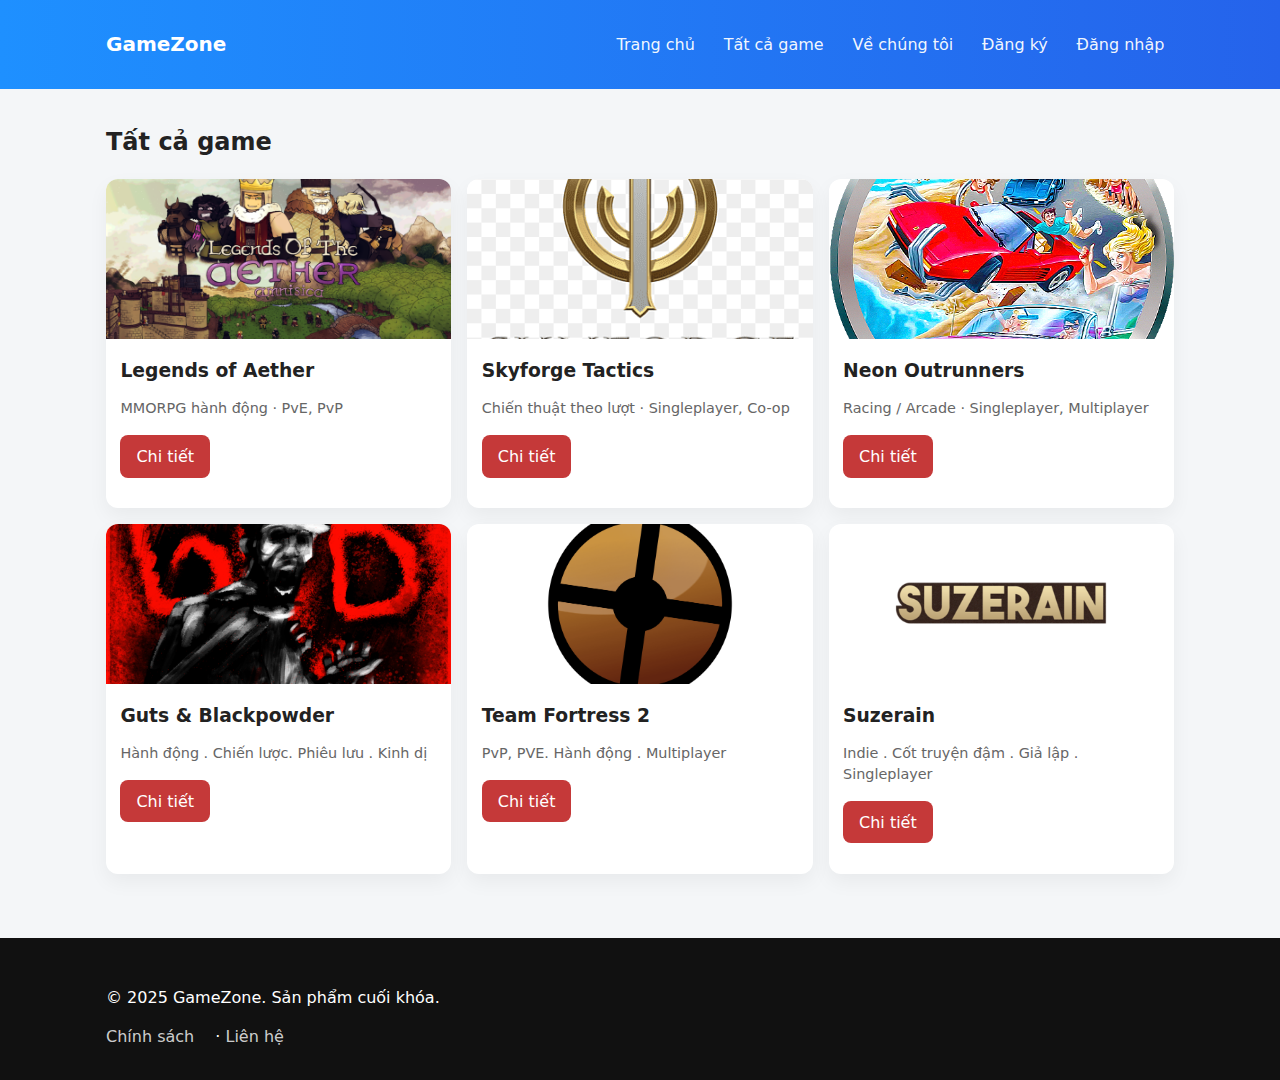
<file: games.html>
<!DOCTYPE html>
<html lang="vi">
<head>
    <meta charset="UTF-8">
    <meta name="viewport" content="width=device-width, initial-scale=1.0">
    <title>Kho Games</title>
    <link rel="stylesheet" href="style.css">
</head>
<body>
<header class="site-header">
  <div class="container">
    <h1 class="logo">GameZone</h1>
    <nav class="main-nav">
      <a href="mainpage.html">Trang chủ</a>
      <a href="games.html">Tất cả game</a>
      <a href="about.html">Về chúng tôi</a>
      <a href="register.html">Đăng ký</a>
      <a href="index.html">Đăng nhập</a>
    </nav>
  </div>
</header>
<main class="container">
    <h2>Tất cả game</h2>
    <div class="games-grid">
        <article class="game-card">
            <img src="assets/images/game-1.png" alt="Legends of Aether">
            <div class="card-body">
                <h3>Legends of Aether</h3>
                <p class="meta">MMORPG hành động · PvE, PvP</p>
                <p><a class="btn" href="game1.html">Chi tiết</a></p>
            </div>
        </article>
        <article class="game-card">
            <img src="assets/images/game-2.png" alt="Skyforge Tactics">
            <div class="card-body">
                <h3>Skyforge Tactics</h3>
                <p class="meta">Chiến thuật theo lượt · Singleplayer, Co-op</p>
                <p><a class="btn" href="game2.html">Chi tiết</a></p>
            </div>
        </article>
        <article class="game-card">
            <img src="assets/images/game-3.png" alt="Neon Outrunners">
            <div class="card-body">
                <h3>Neon Outrunners</h3>
                <p class="meta">Racing / Arcade · Singleplayer, Multiplayer</p>
                <p><a class="btn" href="game3.html">Chi tiết</a></p>
            </div>
        </article>
        <article class="game-card">
            <img src="assets/images/game-4.png" alt="Guts & Blackpowder">
            <div class="card-body">
                <h3>Guts & Blackpowder</h3>
                <p class="meta">Hành động . Chiến lược. Phiêu lưu . Kinh dị</p>
                <p><a class="btn" href="game4.html">Chi tiết</a></p>
            </div>
        </article>
         <article class="game-card">
            <img src="assets/images/game-5.png" alt="Team Fortress 2">
            <div class="card-body">
                <h3>Team Fortress 2</h3>
                <p class="meta">PvP, PVE. Hành động . Multiplayer</p>
                <p><a class="btn" href="game5.html">Chi tiết</a></p>
            </div>
        </article>
         <article class="game-card">
            <img src="assets/images/game-6.png" alt="Suzerain">
            <div class="card-body">
                <h3>Suzerain</h3>
                <p class="meta">Indie . Cốt truyện đậm . Giả lập . Singleplayer</p>
                <p><a class="btn" href="game6.html">Chi tiết</a></p>
            </div>
        </article>
    </div>
</main>
<footer class="site-footer">
  <div class="container">
    <p>© 2025 GameZone. Sản phẩm cuối khóa. </p>
    <nav class="footer-nav"><a href="privacy.html">Chính sách</a> · <a href="contact.html">Liên hệ</a></nav>
  </div>
</footer>
</body>
</html>
</file>
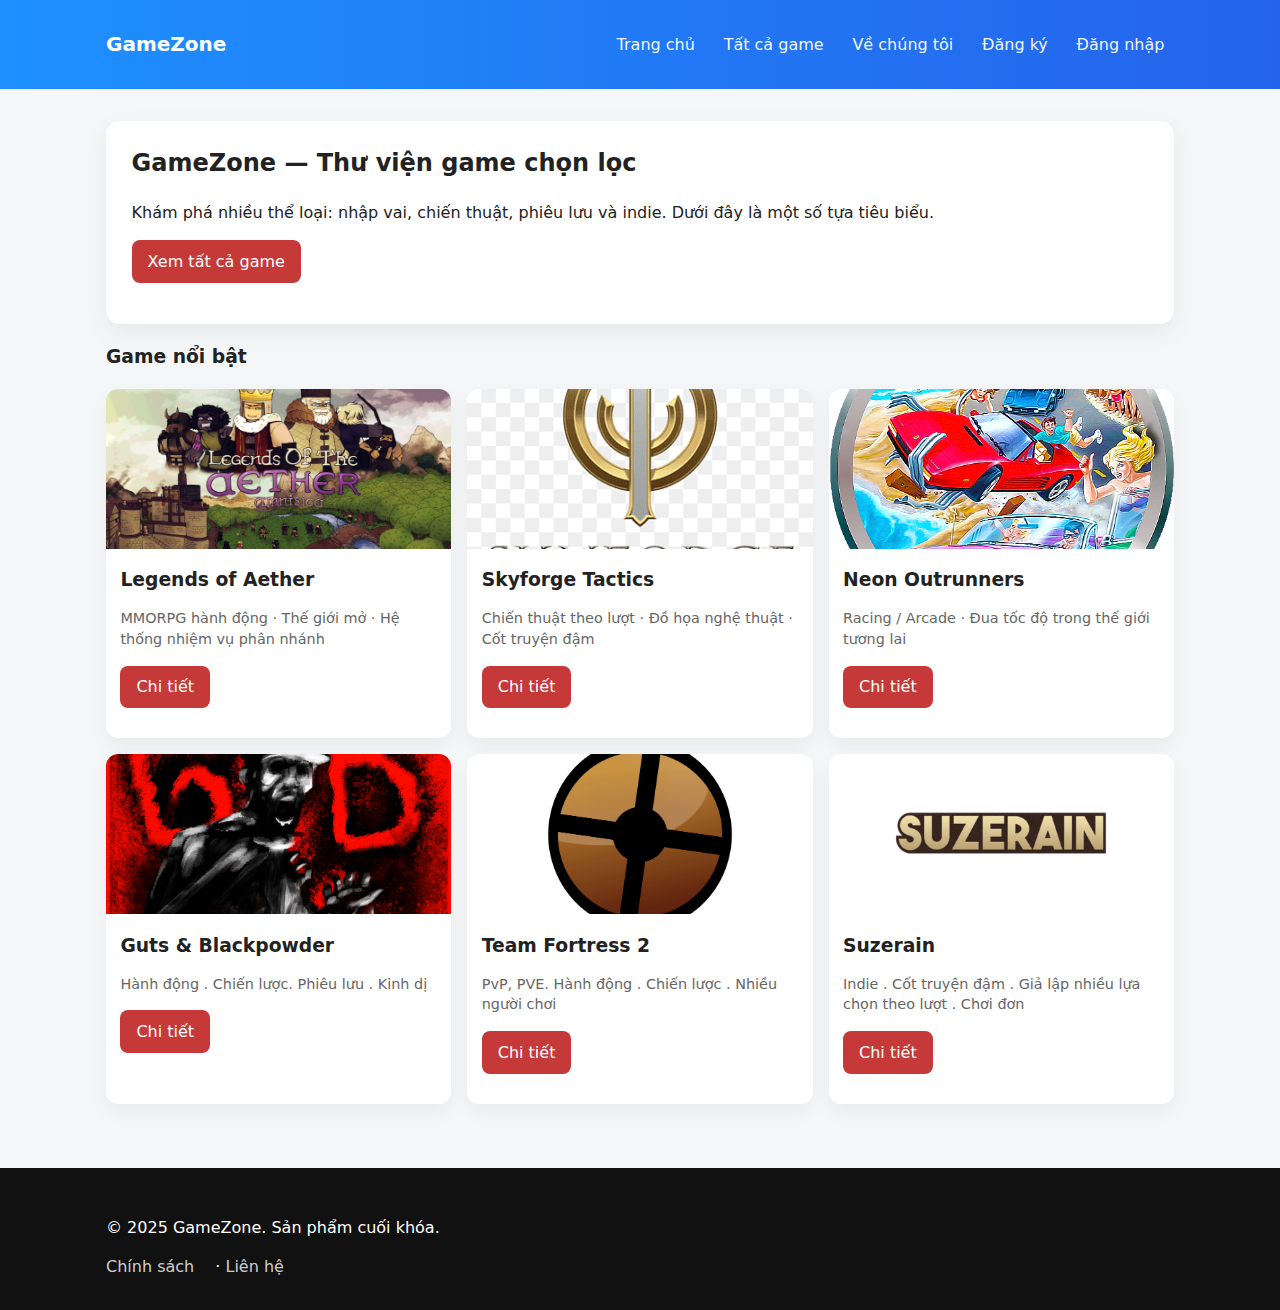
<file: mainpage.html>
<!DOCTYPE html>
<html lang="vi">
<head>
    <meta charset="UTF-8">
    <meta name="viewport" content="width=device-width, initial-scale=1.0">
    <title>Gamezone-Trang Chủ</title>
    <link rel="stylesheet" href="style.css">
</head>
<body>
<header class="site-header">
  <div class="container">
    <h1 class="logo">GameZone</h1>
    <nav class="main-nav">
      <a href="mainpage.html">Trang chủ</a>
      <a href="games.html">Tất cả game</a>
      <a href="about.html">Về chúng tôi</a>
      <a href="register.html">Đăng ký</a>
      <a href="index.html">Đăng nhập</a>
    </nav>
  </div>
</header>

<main class="container">
  <section class="hero">
    <h2>GameZone — Thư viện game chọn lọc</h2>
    <p>Khám phá nhiều thể loại: nhập vai, chiến thuật, phiêu lưu và indie. Dưới đây là một số tựa tiêu biểu.</p>
    <p><a class="btn" href="games.html">Xem tất cả game</a></p>
  </section>

  <section class="section">
    <h3>Game nổi bật</h3>
    <div class="games-grid">
      <article class="game-card">
        <img src="./assets/images/game-1.png" alt="Legends of Aether">
        <div class="card-body">
          <h3>Legends of Aether</h3>
          <p class="meta">MMORPG hành động · Thế giới mở · Hệ thống nhiệm vụ phân nhánh</p>
          <p><a href="game1.html" class="btn">Chi tiết</a></p>
        </div>
      </article>

      <article class="game-card">
        <img src="./assets/images/game-2.png" alt="Skyforge Tactics">
        <div class="card-body">
          <h3>Skyforge Tactics</h3>
          <p class="meta">Chiến thuật theo lượt · Đồ họa nghệ thuật · Cốt truyện đậm</p>
          <p><a href="game2.html" class="btn">Chi tiết</a></p>
        </div>
      </article>

      <article class="game-card">
        <img src="./assets/images/game-3.png" alt="Neon Outrunners">
        <div class="card-body">
          <h3>Neon Outrunners</h3>
          <p class="meta">Racing / Arcade · Đua tốc độ trong thế giới tương lai</p>
          <p><a href="game3.html" class="btn">Chi tiết</a></p>
        </div>
      </article>

      <article class="game-card">
        <img src="./assets/images/game-4.png" alt="Guts & Blackpowder">
        <div class="card-body">
          <h3>Guts & Blackpowder</h3>
          <p class="meta">Hành động . Chiến lược. Phiêu lưu . Kinh dị</p>
          <p><a href="game4.html" class="btn">Chi tiết</a></p>
        </div>
      </article> 
      
      <article class="game-card">
        <img src="./assets/images/game-5.png" alt="Team Fortress 2">
        <div class="card-body">
          <h3>Team Fortress 2</h3>
          <p class="meta">PvP, PVE. Hành động . Chiến lược . Nhiều người chơi</p>
          <p><a href="game5.html" class="btn">Chi tiết</a></p>
        </div>
      </article> 
      
      <article class="game-card">
        <img src="./assets/images/game-6.png" alt="Suzerain">
        <div class="card-body">
          <h3>Suzerain</h3>
          <p class="meta">Indie . Cốt truyện đậm . Giả lập nhiều lựa chọn theo lượt . Chơi đơn</p>
          <p><a href="game6.html" class="btn">Chi tiết</a></p>
        </div>
      </article> 
 
    </article>
    </div>
  </section>

</main>
<footer class="site-footer">
  <div class="container">
    <p>© 2025 GameZone. Sản phẩm cuối khóa. </p>
    <nav class="footer-nav"><a href="privacy.html">Chính sách</a> · <a href="contact.html">Liên hệ</a></nav>
  </div>
</footer>

</body>
</html>
</file>
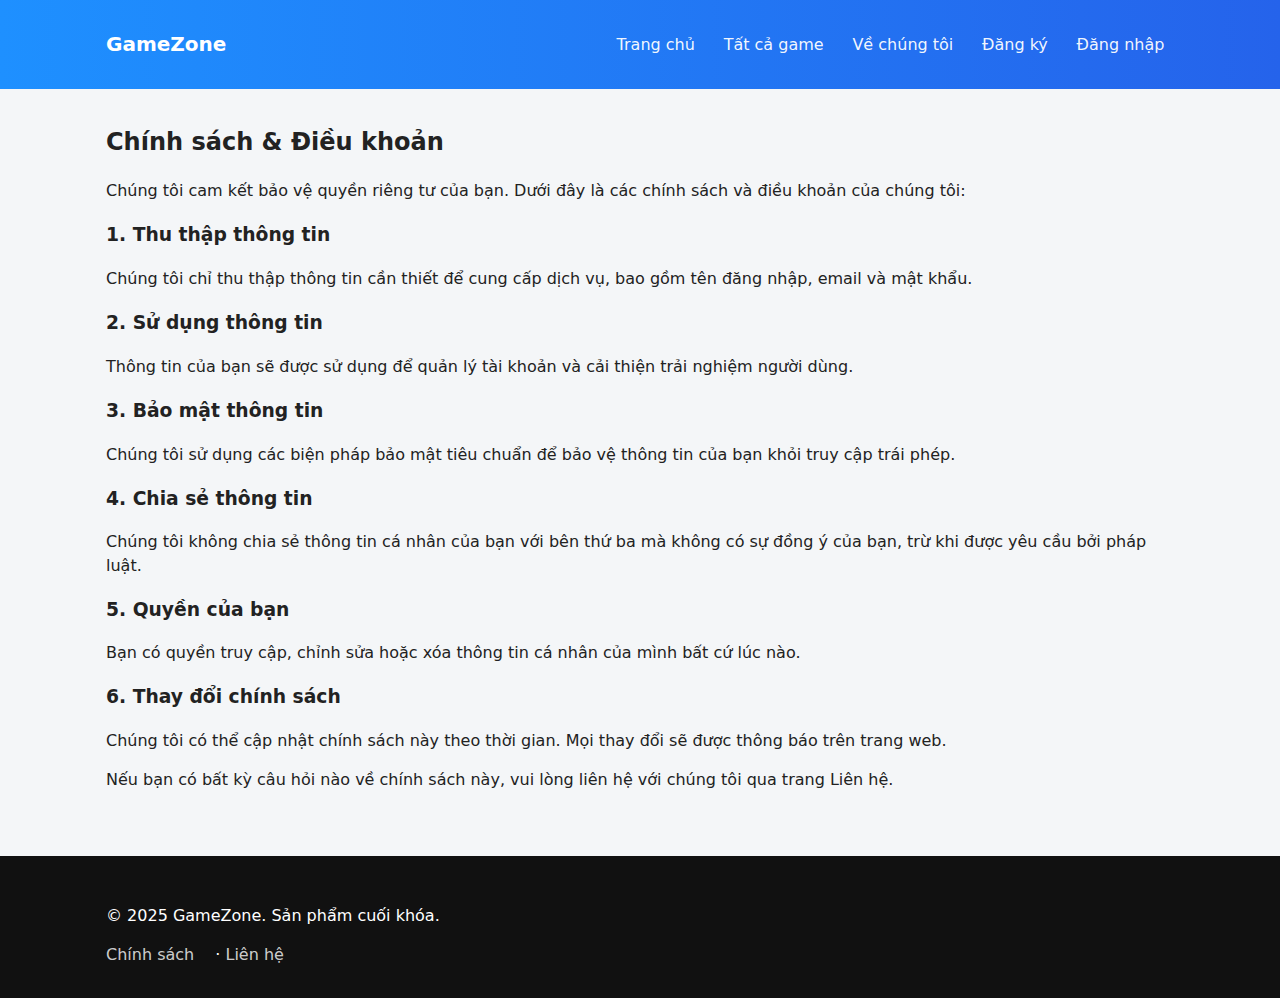
<file: privacy.html>
<!DOCTYPE html>
<html lang="vi">
<head>
    <meta charset="UTF-8">
    <meta name="viewport" content="width=device-width, initial-scale=1.0">
    <title>Chính sách</title>
    <link rel="stylesheet" href="style.css">
</head>
<body>
<header class="site-header">
  <div class="container">
    <h1 class="logo">GameZone</h1>
    <nav class="main-nav">
      <a href="mainpage.html">Trang chủ</a>
      <a href="games.html">Tất cả game</a>
      <a href="about.html">Về chúng tôi</a>
      <a href="register.html">Đăng ký</a>
      <a href="index.html">Đăng nhập</a>
    </nav>
  </div>
</header>
<main class="container">
    <h2>Chính sách & Điều khoản</h2>
    <p>Chúng tôi cam kết bảo vệ quyền riêng tư của bạn. Dưới đây là các chính sách và điều khoản của chúng tôi:</p>
    <h3>1. Thu thập thông tin</h3>
    <p>Chúng tôi chỉ thu thập thông tin cần thiết để cung cấp dịch vụ, bao gồm tên đăng nhập, email và mật khẩu.</p>
    <h3>2. Sử dụng thông tin</h3>
    <p>Thông tin của bạn sẽ được sử dụng để quản lý tài khoản và cải thiện trải nghiệm người dùng.</p>
    <h3>3. Bảo mật thông tin</h3>
    <p>Chúng tôi sử dụng các biện pháp bảo mật tiêu chuẩn để bảo vệ thông tin của bạn khỏi truy cập trái phép.</p>
    <h3>4. Chia sẻ thông tin</h3>
    <p>Chúng tôi không chia sẻ thông tin cá nhân của bạn với bên thứ ba mà không có sự đồng ý của bạn, trừ khi được yêu cầu bởi pháp luật.</p>
    <h3>5. Quyền của bạn</h3>
    <p>Bạn có quyền truy cập, chỉnh sửa hoặc xóa thông tin cá nhân của mình bất cứ lúc nào.</p>
    <h3>6. Thay đổi chính sách</h3>
    <p>Chúng tôi có thể cập nhật chính sách này theo thời gian. Mọi thay đổi sẽ được thông báo trên trang web.</p>
    <p>Nếu bạn có bất kỳ câu hỏi nào về chính sách này, vui lòng liên hệ với chúng tôi qua trang Liên hệ.</p>
</main>
<footer class="site-footer">
  <div class="container">
    <p>© 2025 GameZone. Sản phẩm cuối khóa. </p>
    <nav class="footer-nav"><a href="privacy.html">Chính sách</a> · <a href="contact.html">Liên hệ</a></nav>
  </div>
</footer>

</body>
</html>
</file>
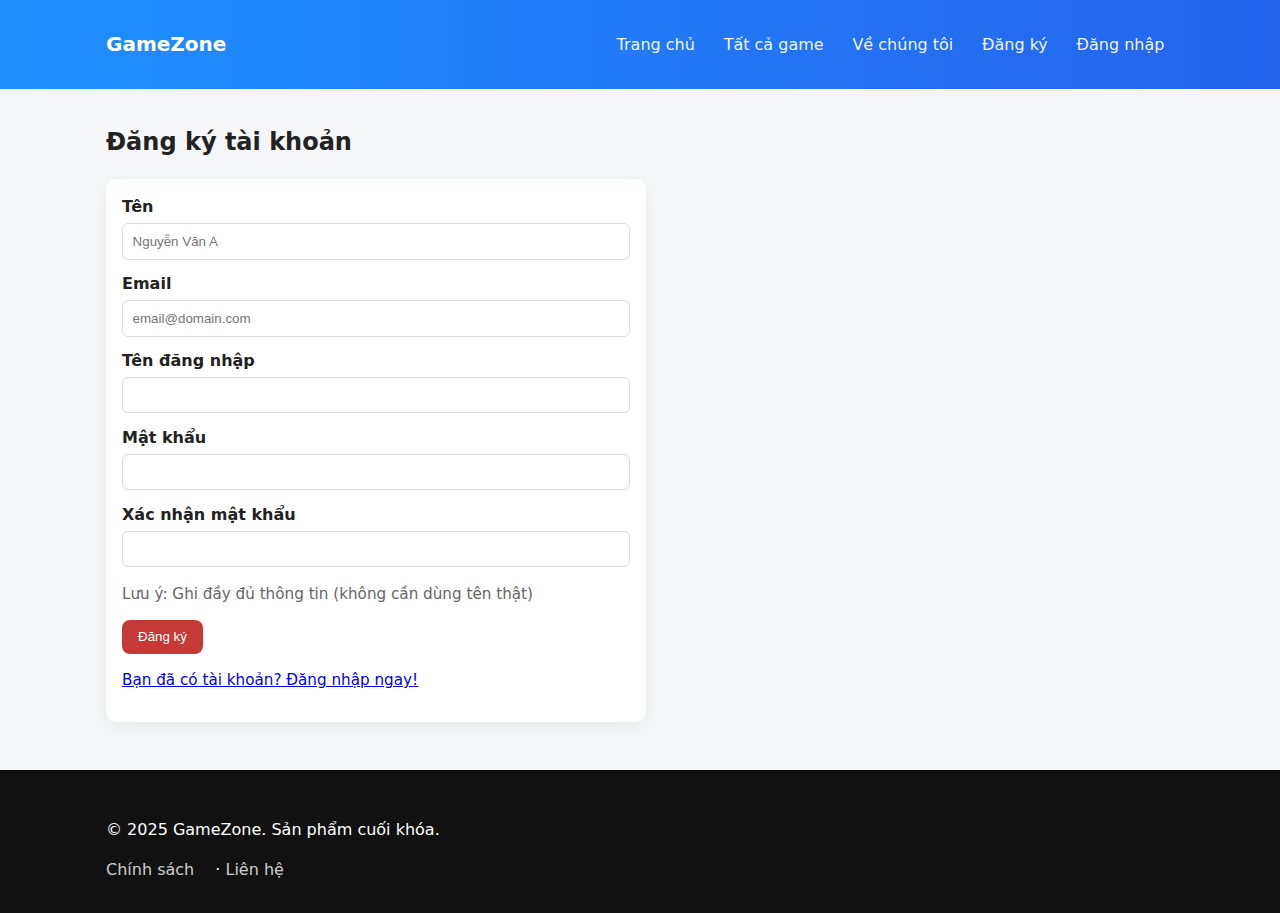
<file: register.html>
<!DOCTYPE html>
<html lang="vi">
<head>
    <meta charset="UTF-8">
    <meta name="viewport" content="width=device-width, initial-scale=1.0">
    <title>Đăng ký</title>
    <link rel="stylesheet" href="style.css">
</head>
<body>
<header class="site-header">
  <div class="container">
    <h1 class="logo">GameZone</h1>
    <nav class="main-nav">
      <a href="mainpage.html">Trang chủ</a>
      <a href="games.html">Tất cả game</a>
      <a href="about.html">Về chúng tôi</a>
      <a href="register.html">Đăng ký</a>
      <a href="index.html">Đăng nhập</a>
    </nav>
  </div>
</header>
<main class="container form-page">
    <h2>Đăng ký tài khoản</h2>
    <form action="#" method="post" class="form-card" novalidate>
        <label>Tên<input type="text" name="fullname" placeholder="Nguyễn Văn A" required minlength="3"></label>
        <label>Email<input type="email" name="email" placeholder="email@domain.com" required></label>
        <label>Tên đăng nhập<input type="text" name="username" required minlength="4" pattern="^[A-Za-z0-9_\-]+$" title="Chỉ chữ, số, _ và -"></label>
        <label>Mật khẩu<input type="password" name="password" required minlength="6"></label>
        <label>Xác nhận mật khẩu<input type="password" name="password2" required minlength="6"></label>
        <p class="muted">Lưu ý: Ghi đầy đủ thông tin (không cần dùng tên thật)</p>
        <button class="btn" type="submit">Đăng ký</button>
         <p class="muted">
            <a href="index.html">Bạn đã có tài khoản? Đăng nhập ngay!</a>
        </p>
    </form>
</main>
<footer class="site-footer">
  <div class="container">
    <p>© 2025 GameZone. Sản phẩm cuối khóa. </p>
    <nav class="footer-nav"><a href="privacy.html">Chính sách</a> · <a href="contact.html">Liên hệ</a></nav>
  </div>
</footer>

</body>
</html>
</file>
<file: style.css>
/* style.css */
:root{
  --accent:#1e90ff;
  --accent2:#c53939;
  --bg:#f4f6f8;
  --card:#ffffff;
  --text:#222;
  --muted:#666;
  --container-width:1100px;
  --radius:12px;
}
*{box-sizing:border-box}
body{
  font-family:system-ui,-apple-system,'Segoe UI',Roboto,Arial; 
  margin:0; 
  color:var(--text); 
  background:var(--bg); 
  line-height:1.45
}
.container{
  max-width:var(--container-width); 
  margin:0 auto; 
  padding:1rem
}
.site-header{
  background:linear-gradient(90deg,var(--accent),#2563eb); 
  color:white; 
  padding:.6rem 0
}
.site-header .container{
  display:flex;
  align-items:center;
  gap:1rem;
  flex-wrap:wrap
}
.logo{
  margin:0;
  font-size:1.25rem
}
.main-nav{
  margin-left:auto;
  display:flex;
  gap:.6rem;
  flex-wrap:wrap
}
.main-nav a{
  color:rgba(255,255,255,0.95); 
  text-decoration:none; 
  padding:.45rem .6rem; 
  border-radius:6px
}
.main-nav a:hover{
  background:rgba(255,255,255,0.08)
}

.hero{
  background:var(--card);
  padding:1.6rem;
  border-radius:14px;
  margin:1rem 0;
  box-shadow:0 8px 26px rgba(0,0,0,0.06)
}
.hero h2{
  margin-top:0
}
.btn{
  display:inline-block;
  padding:.6rem 1rem;
  border-radius:8px;
  background:var(--accent2);
  color:white;
  text-decoration:none;
  border:none;
  cursor:pointer
}

.games-grid{
  display:grid;
  grid-template-columns:repeat(auto-fit,minmax(260px,1fr));
  gap:1rem;
  margin:1rem 0
}
.game-card{
  background:var(--card);
  border-radius:12px;
  overflow:hidden;
  box-shadow:0 8px 20px rgba(0,0,0,0.05);
  display:flex;
  flex-direction:column
}
.game-card img{
  width:100%;
  height:160px;
  object-fit:cover;
  display:block
}
.game-card .card-body{
  padding:0.9rem;
  flex:1
}
.game-card h3{
  margin:.2rem 0
}
.meta{
  font-size:.9rem;
  color:var(--muted)
}

.section{
  margin:1rem 0
}
.details{
  display:grid;
  grid-template-columns:1fr 320px;
  gap:1rem
}
@media (max-width:900px){ .details{grid-template-columns:1fr} }

.site-footer{
  margin-top:2rem;
  padding:1rem 0;
  background:#111;
  color:white
}
.form-card{
  background:var(--card);
  padding:1rem;
  border-radius:10px;
  max-width:540px;
  box-shadow:0 6px 18px rgba(0,0,0,0.05)
}
.form-card label{
  display:block;
  margin-bottom:.8rem;
  font-weight:600
}
.form-card input[type="text"], .form-card input[type="email"], .form-card input[type="password"]{width:100%;padding:.6rem;border:1px solid #ddd;border-radius:6px;margin-top:.3rem}
.muted{
  color:var(--muted);
  font-size:.95rem
}

/* small tweaks */
.badge{
  display:inline-block;
  background:#eef;
  padding:.2rem .5rem;
  border-radius:6px;
  font-weight:600;
  color:var(--accent)
}
.footer-nav{
  margin-top:.6rem
}
.footer-nav a{
  color:rgba(255,255,255,0.8); 
  text-decoration:none; 
  margin-right:1rem
}
.footer-nav a:hover{
  text-decoration:underline
}
</file>
